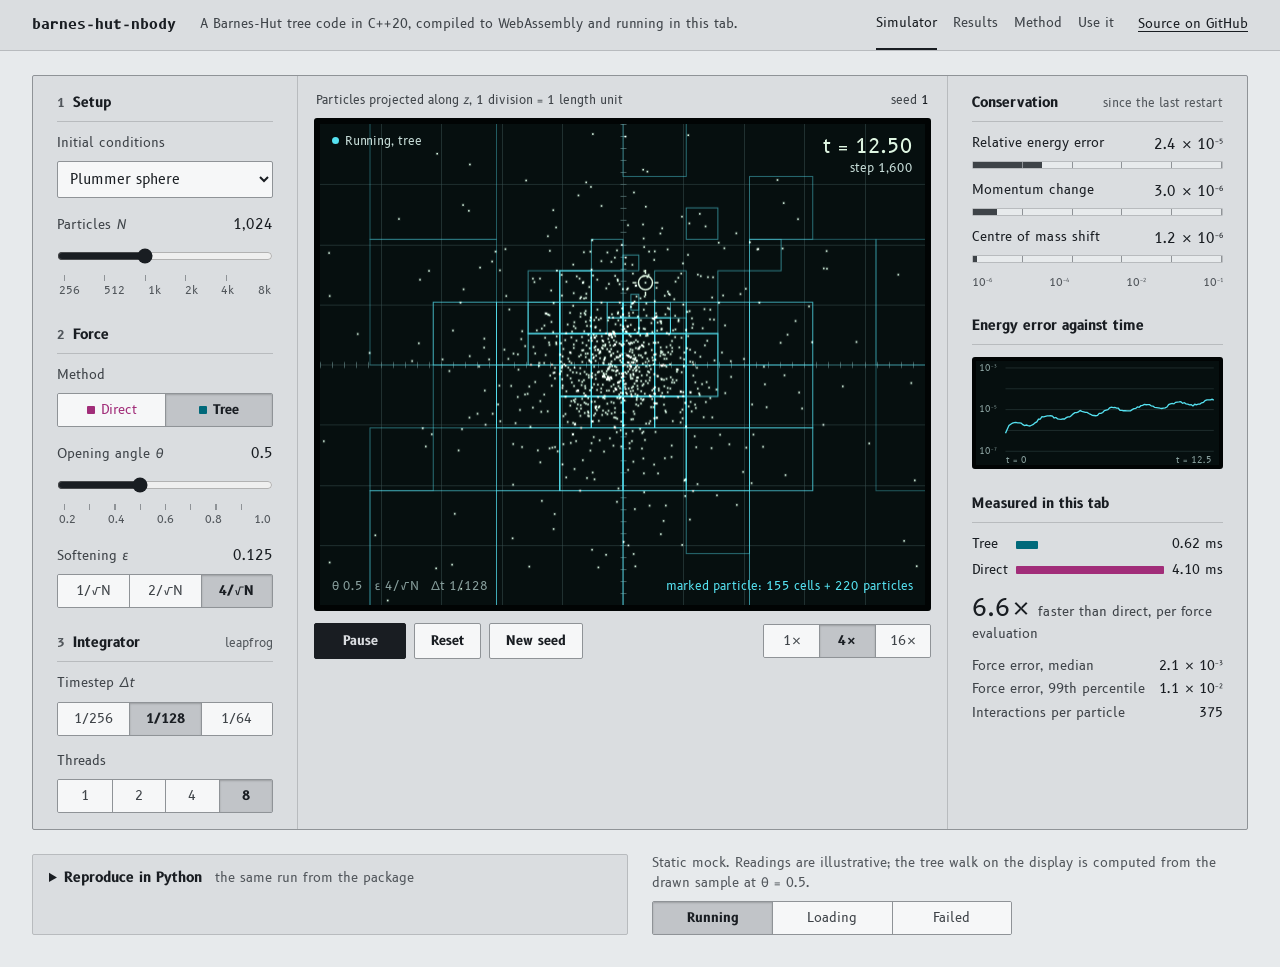
<file: docs/mock/index.html>
<!doctype html>
<html lang="en-GB">
<head>
<meta charset="utf-8">
<meta name="viewport" content="width=device-width, initial-scale=1">
<title>Barnes-Hut N-body, instrument mock</title>
<meta name="color-scheme" content="light dark">
<link rel="preconnect" href="https://fonts.googleapis.com">
<link rel="preconnect" href="https://fonts.gstatic.com" crossorigin>
<link rel="stylesheet" href="https://fonts.googleapis.com/css2?family=B612:wght@400;700&family=B612+Mono:wght@400;700&display=swap">
<style>
/* Static mock of the simulator's first screen as a bench instrument.
   B612 was drawn for cockpit displays; the live page self-hosts it in
   web/fonts/. Readings here are illustrative, apart from
   the tree walk, which is computed from the sample on load. */
:root {
  color-scheme: light dark;
  --font-text: "B612", "Segoe UI", system-ui, sans-serif;
  --font-mono: "B612 Mono", ui-monospace, Consolas, monospace;

  /* Panel: matt instrument grey, cool tint, follows the reader's scheme */
  --ground: light-dark(oklch(0.935 0.004 250), oklch(0.215 0.005 250));
  --panel: light-dark(oklch(0.895 0.005 250), oklch(0.258 0.006 250));
  --key: light-dark(oklch(0.975 0.002 250), oklch(0.325 0.007 250));
  --key-down: light-dark(oklch(0.82 0.006 250), oklch(0.2 0.006 250));
  --ink: light-dark(oklch(0.23 0.01 250), oklch(0.94 0.004 250));
  --ink-2: light-dark(oklch(0.38 0.01 250), oklch(0.8 0.006 250));
  --ink-3: light-dark(oklch(0.45 0.01 250), oklch(0.7 0.006 250));
  --rule: light-dark(oklch(0.79 0.006 250), oklch(0.36 0.007 250));
  --rule-strong: light-dark(oklch(0.66 0.008 250), oklch(0.47 0.008 250));

  /* Channel colours: one per force method, everywhere on the page */
  --tree-ink: light-dark(oklch(0.47 0.1 210), oklch(0.83 0.11 205));
  --direct-ink: light-dark(oklch(0.5 0.17 345), oklch(0.77 0.14 345));
  --bad: light-dark(oklch(0.5 0.17 28), oklch(0.75 0.14 28));

  /* Display: always dark, tinted toward P31 phosphor */
  --glass: oklch(0.16 0.014 195);
  --glass-edge: oklch(0.1 0.01 195);
  --grat: oklch(0.42 0.03 195 / 0.5);
  --grat-axis: oklch(0.55 0.035 195 / 0.75);
  --glass-ink: oklch(0.88 0.025 180);
  --glass-dim: oklch(0.68 0.025 190);
  --phosphor: oklch(0.95 0.035 150);
  --ch-tree: oklch(0.84 0.12 205);
  --ch-direct: oklch(0.76 0.16 345);

  --r: 2px;
  --sp-1: 4px; --sp-2: 8px; --sp-3: 12px; --sp-4: 16px; --sp-5: 24px; --sp-6: 32px;
  --gutter: 16px;
}
:root[data-theme="light"] { color-scheme: light; }
:root[data-theme="dark"] { color-scheme: dark; }

* { box-sizing: border-box; }
html { -webkit-text-size-adjust: 100%; }
body { margin: 0; background: var(--ground); color: var(--ink); font: 400 0.9375rem/1.5 var(--font-text); }
a { color: inherit; text-underline-offset: 3px; }
:focus-visible { outline: 2px solid var(--tree-ink); outline-offset: 2px; }
.num { font-variant-numeric: tabular-nums; }
.math { font-style: italic; }
.visually-hidden { position: absolute; width: 1px; height: 1px; overflow: hidden; clip-path: inset(50%); white-space: nowrap; }

/* Header: one line, so the page opens on the instrument */
.head { display: flex; align-items: center; gap: var(--sp-5); padding: 0 var(--sp-6); min-height: 48px; border-bottom: 1px solid var(--rule); background: var(--panel); }
.wordmark { font: 700 0.875rem var(--font-mono); text-decoration: none; white-space: nowrap; }
.tagline { color: var(--ink-2); font-size: 0.8125rem; margin: 0; flex: 1; min-width: 0; white-space: nowrap; overflow: hidden; text-overflow: ellipsis; }
.gh { font-size: 0.8125rem; white-space: nowrap; }
.head nav { display: flex; margin-left: auto; gap: var(--sp-4); font-size: 0.8125rem; }
.head nav a { text-decoration: none; color: var(--ink-2); padding-block: 14px; border-bottom: 2px solid transparent; }
.head nav a[aria-current] { color: var(--ink); border-bottom-color: var(--ink); }
.head nav a:hover { color: var(--ink); }

/* Instrument: panel, display, readings */
.instrument { display: grid; grid-template-columns: 264px minmax(0, 1fr) 300px; gap: 0; margin: var(--sp-5) var(--sp-6); background: var(--panel); border: 1px solid var(--rule-strong); border-radius: var(--r); }
.col { padding: var(--sp-4) var(--sp-5); min-width: 0; }
.col + .col { border-left: 1px solid var(--rule); }
.col-display { padding: var(--sp-4); }

.stage { margin: 0 0 var(--sp-5); }
.stage:last-child { margin-bottom: 0; }
.stage-head { display: flex; align-items: baseline; gap: var(--sp-2); margin: 0 0 var(--sp-3); padding-bottom: var(--sp-2); border-bottom: 1px solid var(--rule); }
.stage-head h2 { font-size: 0.875rem; font-weight: 700; margin: 0; }
.stage-head .idx { font: 700 0.75rem var(--font-mono); color: var(--ink-3); }
.stage-head .aside { margin-left: auto; font-size: 0.75rem; color: var(--ink-3); }

fieldset { border: 0; margin: 0; padding: 0; min-width: 0; }
.col-panel[disabled] { opacity: 0.55; }
.field { margin-bottom: var(--sp-4); }
.field:last-child { margin-bottom: 0; }
.field-row { display: flex; justify-content: space-between; align-items: baseline; gap: var(--sp-2); margin-bottom: var(--sp-2); font-size: 0.8125rem; color: var(--ink-2); }
.field-row output { font-variant-numeric: tabular-nums; color: var(--ink); font-size: 0.875rem; }

select { width: 100%; font: inherit; font-size: 0.875rem; color: var(--ink); background: var(--key); border: 1px solid var(--rule-strong); border-radius: var(--r); padding: 7px 8px; }

/* Keys: flat rocker rows, the pressed key sunk */
.keys { display: flex; border: 1px solid var(--rule-strong); border-radius: var(--r); overflow: hidden; }
.keys label { flex: 1; position: relative; }
.keys input { position: absolute; opacity: 0; inset: 0; margin: 0; cursor: pointer; }
.keys span { display: block; text-align: center; padding: 6px 4px; font: 400 0.8125rem var(--font-text); font-variant-numeric: tabular-nums; background: var(--key); color: var(--ink-2); min-height: 32px; line-height: 20px; }
.keys label + label span { border-left: 1px solid var(--rule-strong); }
.keys input:checked + span { background: var(--key-down); color: var(--ink); font-weight: 700; box-shadow: inset 0 1px 2px oklch(0 0 0 / 0.2); }
.keys input:focus-visible + span { outline: 2px solid var(--tree-ink); outline-offset: -2px; }
.keys input:hover:not(:checked) + span { color: var(--ink); }
.keys input:disabled + span { opacity: 0.5; }
.keys .ch-tree { color: var(--tree-ink); }
.keys .ch-direct { color: var(--direct-ink); }
.keys input:checked + .ch-tree, .keys input:checked + .ch-direct { color: inherit; }
.keys input:checked + span .sw { opacity: 1; }
.sw { display: inline-block; width: 8px; height: 8px; border-radius: 1px; margin-right: 6px; vertical-align: 0; }
.sw-tree { background: var(--tree-ink); }
.sw-direct { background: var(--direct-ink); }

/* Calibrated scale under a slider */
input[type="range"] { width: 100%; margin: 0; accent-color: var(--ink); height: 24px; }
.scale { display: flex; justify-content: space-between; font-size: 0.6875rem; font-variant-numeric: tabular-nums; color: var(--ink-3); padding: 0 2px; }
.scale-ticks { height: 6px; margin: 0 7px 2px; background: repeating-linear-gradient(to right, var(--rule-strong) 0 1px, transparent 1px var(--tick)); }

/* Display */
.bezel { display: flex; justify-content: space-between; align-items: baseline; gap: var(--sp-3); font-size: 0.75rem; color: var(--ink-2); padding: 0 2px var(--sp-2); }
.bezel b { color: var(--ink); font-weight: 400; }
.glass { position: relative; aspect-ratio: 5 / 4; background: var(--glass); border: 6px solid var(--glass-edge); border-radius: 3px; overflow: hidden; }
.glass canvas { position: absolute; inset: 0; width: 100%; height: 100%; display: block; }
.ro { position: absolute; font-size: 0.75rem; line-height: 1.35; font-variant-numeric: tabular-nums; color: var(--glass-ink); pointer-events: none; }
.ro-tl { top: 10px; left: 12px; }
.ro-tr { top: 10px; right: 12px; text-align: right; }
.ro-bl { bottom: 10px; left: 12px; color: var(--glass-dim); }
.ro-br { bottom: 10px; right: 12px; text-align: right; color: var(--glass-dim); }
.ro .t { font-size: 1.25rem; color: var(--phosphor); }
.ro .tree { color: var(--ch-tree); }
.live { display: inline-block; width: 7px; height: 7px; border-radius: 50%; background: var(--ch-tree); margin-right: 6px; vertical-align: 1px; }
.status { position: absolute; inset: 0; display: none; place-content: center; text-align: center; padding: var(--sp-6); font-size: 0.8125rem; line-height: 1.6; color: var(--glass-ink); }
.status > * { background: var(--glass); padding: 2px var(--sp-2); }
.status p { margin: 0 0 var(--sp-2); max-width: 46ch; }
.status .err { color: oklch(0.8 0.13 28); }
.status button { justify-self: center; }

.transport { display: flex; flex-wrap: wrap; align-items: center; gap: var(--sp-2); margin-top: var(--sp-3); }
.btn { font: 700 0.8125rem var(--font-text); color: var(--ink); background: var(--key); border: 1px solid var(--rule-strong); border-radius: var(--r); padding: 0 var(--sp-4); min-height: 36px; cursor: pointer; }
.btn:hover { border-color: var(--ink-3); }
.btn:active { background: var(--key-down); }
.btn-run { background: var(--ink); color: var(--panel); border-color: var(--ink); min-width: 92px; }
.btn-run:hover { border-color: var(--ink); opacity: 0.92; }
.btn:disabled { opacity: 0.5; cursor: not-allowed; }
.transport .keys { margin-left: auto; min-width: 168px; }
.transport .lbl { font-size: 0.75rem; color: var(--ink-3); }

/* Readings */
.meter { display: grid; grid-template-columns: 1fr auto; row-gap: 6px; margin-bottom: var(--sp-3); font-size: 0.8125rem; }
.meter b { font-weight: 400; font-size: 0.875rem; }
.track { grid-column: 1 / -1; position: relative; height: 8px; background: var(--ground); border: 1px solid var(--rule); border-radius: 1px; }
.track i { position: absolute; left: 0; top: 0; bottom: 0; background: var(--ink-2); }
.track::after { content: ""; position: absolute; inset: 0; background: repeating-linear-gradient(to right, transparent 0 calc(20% - 1px), var(--rule-strong) calc(20% - 1px) 20%); }
.decades { display: flex; justify-content: space-between; font-size: 0.6875rem; color: var(--ink-3); }

.trace { display: block; width: 100%; height: auto; background: var(--glass); border: 4px solid var(--glass-edge); border-radius: 3px; }
.trace text { font: 10px var(--font-text); fill: var(--glass-dim); }

.timing { display: grid; grid-template-columns: auto 1fr auto; gap: 6px var(--sp-2); align-items: center; font-size: 0.8125rem; }
.timing .bar { height: 8px; border-radius: 1px; }
.idle .col-read .ratio, .idle .col-read .num, .idle .col-read .bar, .idle .col-read .track i, .idle .trace path { visibility: hidden; }
.timing .bar-tree { background: var(--tree-ink); }
.timing .bar-direct { background: var(--direct-ink); }
.ratio { margin: var(--sp-3) 0 0; font-size: 0.8125rem; color: var(--ink-2); }
.ratio b { font: 400 1.5rem var(--font-text); font-variant-numeric: tabular-nums; color: var(--ink); margin-right: var(--sp-2); }
dl.pairs { display: grid; grid-template-columns: 1fr auto; gap: 4px var(--sp-3); margin: var(--sp-3) 0 0; font-size: 0.8125rem; }
dl.pairs dt { color: var(--ink-2); }
dl.pairs dd { margin: 0; font-variant-numeric: tabular-nums; text-align: right; }

/* Reproduce in Python: collapsed under the instrument */
.below { margin: 0 var(--sp-6) var(--sp-6); display: grid; grid-template-columns: minmax(0, 1fr) minmax(0, 1fr); gap: var(--sp-5); }
details { background: var(--panel); border: 1px solid var(--rule); border-radius: var(--r); }
summary { cursor: pointer; padding: var(--sp-3) var(--sp-4); font-weight: 700; font-size: 0.875rem; }
summary span { font-weight: 400; color: var(--ink-3); margin-left: var(--sp-2); font-size: 0.8125rem; }
pre { margin: 0; padding: var(--sp-3) var(--sp-4) var(--sp-4); font: 0.8125rem/1.6 var(--font-mono); overflow-x: auto; border-top: 1px solid var(--rule); }
.mocknote { font-size: 0.8125rem; color: var(--ink-3); align-self: start; }
.mocknote p { margin: 0 0 var(--sp-2); }
.mocknote .keys { max-width: 360px; }

@media (max-width: 1180px) {
  .instrument { grid-template-columns: 248px minmax(0, 1fr); }
  .col-read { grid-column: 1 / -1; border-left: 0; border-top: 1px solid var(--rule); display: grid; grid-template-columns: repeat(auto-fit, minmax(240px, 1fr)); gap: var(--sp-5); }
  .col-read .stage { margin: 0; }
}
@media (max-width: 760px) {
  .head { flex-wrap: wrap; padding: 0 var(--gutter); gap: 0 var(--sp-4); }
  .tagline, .gh { display: none; }
  .head nav { width: 100%; justify-content: space-between; }
  .instrument { grid-template-columns: minmax(0, 1fr); margin: var(--sp-3) var(--gutter); }
  .col-display { order: -1; padding: var(--sp-3); }
  .col + .col { border-left: 0; border-top: 1px solid var(--rule); }
  .col { padding: var(--sp-4); }
  .transport .keys { margin-left: 0; flex: 1; }
  .ro-bl, .ro-br { display: none; }
  .below { grid-template-columns: minmax(0, 1fr); margin: 0 var(--gutter) var(--sp-5); }
}
</style>
</head>
<body>

<header class="head">
  <a class="wordmark" href="#">barnes-hut-nbody</a>
  <p class="tagline">A Barnes-Hut tree code in C++20, compiled to WebAssembly and running in this tab.</p>
  <nav aria-label="Sections">
    <a href="#" aria-current="page">Simulator</a>
    <a href="#">Results</a>
    <a href="#">Method</a>
    <a href="#">Use it</a>
  </nav>
  <a href="#" class="gh">Source on GitHub</a>
</header>

<main>
<section class="instrument" aria-label="Simulator">

  <fieldset class="col col-panel" id="controls">
    <legend class="visually-hidden">Simulation controls</legend>

    <div class="stage">
      <div class="stage-head"><span class="idx">1</span><h2>Setup</h2></div>
      <div class="field">
        <div class="field-row"><label for="setup">Initial conditions</label></div>
        <select id="setup">
          <option>Plummer sphere</option>
          <option>Cold collapse</option>
          <option>Kepler binary</option>
        </select>
      </div>
      <div class="field">
        <div class="field-row"><label for="nIdx">Particles <span class="math">N</span></label><output for="nIdx" id="nOut">1,024</output></div>
        <input type="range" id="nIdx" min="0" max="5" step="1" value="2">
        <div class="scale-ticks" style="--tick: 20%" aria-hidden="true"></div>
        <div class="scale" aria-hidden="true"><span>256</span><span>512</span><span>1k</span><span>2k</span><span>4k</span><span>8k</span></div>
      </div>
    </div>

    <div class="stage">
      <div class="stage-head"><span class="idx">2</span><h2>Force</h2></div>
      <div class="field">
        <div class="field-row"><span id="methodLabel">Method</span></div>
        <div class="keys" role="radiogroup" aria-labelledby="methodLabel">
          <label><input type="radio" name="method" value="direct"><span class="ch-direct"><i class="sw sw-direct"></i>Direct</span></label>
          <label><input type="radio" name="method" value="tree" checked><span class="ch-tree"><i class="sw sw-tree"></i>Tree</span></label>
        </div>
      </div>
      <div class="field">
        <div class="field-row"><label for="theta">Opening angle <span class="math">θ</span></label><output for="theta" id="thetaOut">0.5</output></div>
        <input type="range" id="theta" min="0.2" max="1" step="0.1" value="0.5">
        <div class="scale-ticks" style="--tick: 12.5%" aria-hidden="true"></div>
        <div class="scale" aria-hidden="true"><span>0.2</span><span>0.4</span><span>0.6</span><span>0.8</span><span>1.0</span></div>
      </div>
      <div class="field">
        <div class="field-row"><span id="epsLabel">Softening <span class="math">ε</span></span><output class="num">0.125</output></div>
        <div class="keys" role="radiogroup" aria-labelledby="epsLabel">
          <label><input type="radio" name="eps"><span>1/√N</span></label>
          <label><input type="radio" name="eps"><span>2/√N</span></label>
          <label><input type="radio" name="eps" checked><span>4/√N</span></label>
        </div>
      </div>
    </div>

    <div class="stage">
      <div class="stage-head"><span class="idx">3</span><h2>Integrator</h2><span class="aside">leapfrog</span></div>
      <div class="field">
        <div class="field-row"><span id="dtLabel">Timestep <span class="math">Δt</span></span></div>
        <div class="keys" role="radiogroup" aria-labelledby="dtLabel">
          <label><input type="radio" name="dt"><span>1/256</span></label>
          <label><input type="radio" name="dt" checked><span>1/128</span></label>
          <label><input type="radio" name="dt"><span>1/64</span></label>
        </div>
      </div>
      <div class="field">
        <div class="field-row"><span id="thrLabel">Threads</span></div>
        <div class="keys" role="radiogroup" aria-labelledby="thrLabel">
          <label><input type="radio" name="thr"><span>1</span></label>
          <label><input type="radio" name="thr"><span>2</span></label>
          <label><input type="radio" name="thr"><span>4</span></label>
          <label><input type="radio" name="thr" checked><span>8</span></label>
        </div>
      </div>
    </div>
  </fieldset>

  <div class="col col-display">
    <div class="bezel">
      <span>Particles projected along <span class="math">z</span>, 1 division = 1 length unit</span>
      <span>seed <b class="num">1</b></span>
    </div>
    <figure class="glass" style="margin: 0">
      <canvas id="screen" role="img" aria-label="A Plummer sphere of 1,024 particles on a ruled grid. One particle is marked, with the tree cells its force is summed from outlined in the tree colour."></canvas>
      <div class="ro ro-tl" id="roTl"><span class="live"></span>Running, tree</div>
      <div class="ro ro-tr" id="roTr"><span class="t">t = 12.50</span><br>step 1,600</div>
      <div class="ro ro-bl" id="roBl">θ 0.5 &nbsp; ε 4/√N &nbsp; Δt 1/128</div>
      <div class="ro ro-br" id="roBr"><span class="tree" id="walkNote"></span></div>
      <div class="status" id="stLoading" role="status"><p>Loading the WebAssembly module. The controls unlock when it is ready.</p></div>
      <div class="status" id="stFailed" role="alert">
        <p class="err">The simulation module did not load.</p>
        <p>The browser blocked WebAssembly or the file did not arrive. Reload to try again; the Python package runs the same code.</p>
        <button class="btn" type="button">Reload</button>
      </div>
    </figure>
    <fieldset class="transport" id="transport">
      <legend class="visually-hidden">Run</legend>
      <button class="btn btn-run" type="button">Pause</button>
      <button class="btn" type="button">Reset</button>
      <button class="btn" type="button">New seed</button>
      <div class="keys" role="radiogroup" aria-label="Steps per frame">
        <label><input type="radio" name="speed"><span>1×</span></label>
        <label><input type="radio" name="speed" checked><span>4×</span></label>
        <label><input type="radio" name="speed"><span>16×</span></label>
      </div>
    </fieldset>
  </div>

  <div class="col col-read">
    <div class="stage">
      <div class="stage-head"><h2>Conservation</h2><span class="aside">since the last restart</span></div>
      <div class="meter"><span>Relative energy error</span><b class="num">2.4 × 10⁻⁵</b><span class="track"><i style="width: 27.6%"></i></span></div>
      <div class="meter"><span>Momentum change</span><b class="num">3.0 × 10⁻⁶</b><span class="track"><i style="width: 9.5%"></i></span></div>
      <div class="meter"><span>Centre of mass shift</span><b class="num">1.2 × 10⁻⁶</b><span class="track"><i style="width: 1.6%"></i></span></div>
      <div class="decades" aria-hidden="true"><span>10⁻⁶</span><span>10⁻⁴</span><span>10⁻²</span><span>10⁻¹</span></div>
    </div>

    <div class="stage">
      <div class="stage-head"><h2>Energy error against time</h2></div>
      <svg class="trace" id="trace" viewBox="0 0 280 120" role="img" aria-label="Relative energy error rising from about 10 to the minus 6 to 2.4 times 10 to the minus 5 over the run."></svg>
    </div>

    <div class="stage">
      <div class="stage-head"><h2>Measured in this tab</h2></div>
      <div class="timing">
        <span>Tree</span><span class="bar bar-tree" style="width: 15%"></span><span class="num">0.62 ms</span>
        <span>Direct</span><span class="bar bar-direct" style="width: 100%"></span><span class="num">4.10 ms</span>
      </div>
      <p class="ratio"><b class="num">6.6×</b>faster than direct, per force evaluation</p>
      <dl class="pairs">
        <dt>Force error, median</dt><dd class="num">2.1 × 10⁻³</dd>
        <dt>Force error, 99th percentile</dt><dd class="num">1.1 × 10⁻²</dd>
        <dt>Interactions per particle</dt><dd class="num" id="interOut">…</dd>
      </dl>
    </div>
  </div>
</section>

<div class="below">
  <details>
    <summary>Reproduce in Python <span>the same run from the package</span></summary>
<pre>import numpy as np
import barnes_hut as bh

# same seed; the starting particles can differ from this tab by platform
positions, velocities, masses = bh.plummer_sphere(1024, seed=1)
simulation = bh.Simulation(
    positions, velocities, masses,
    dt=1 / 128, softening=4 / np.sqrt(1024),
    method="tree", theta=0.5, threads=1,
)</pre>
  </details>
  <div class="mocknote">
    <p>Static mock. Readings are illustrative; the tree walk on the display is computed from the drawn sample at θ = 0.5.</p>
    <div class="keys" role="radiogroup" aria-label="Mock state">
      <label><input type="radio" name="mockstate" value="running" checked><span>Running</span></label>
      <label><input type="radio" name="mockstate" value="loading"><span>Loading</span></label>
      <label><input type="radio" name="mockstate" value="failed"><span>Failed</span></label>
    </div>
  </div>
</div>
</main>

<script>
(() => {
  const PARTICLE_COUNT = 1024;
  const THETA = 0.5;
  const MAX_TREE_DEPTH = 24;
  const DIVISIONS_X = 10;
  const DIVISIONS_Y = 8;
  const MINOR_PER_DIVISION = 5;
  const PLUMMER_RADIUS_CUTOFF = 12;

  const params = new URLSearchParams(location.search);
  const theme = params.get("theme");
  if (theme === "light" || theme === "dark") document.documentElement.dataset.theme = theme;

  // Mulberry32: a seeded generator, so every load draws the same sample
  function seededRandom(seed) {
    let a = seed >>> 0;
    return () => {
      a = (a + 0x6d2b79f5) >>> 0;
      let t = Math.imul(a ^ (a >>> 15), 1 | a);
      t = (t + Math.imul(t ^ (t >>> 7), 61 | t)) ^ t;
      return ((t ^ (t >>> 14)) >>> 0) / 4294967296;
    };
  }

  // Plummer sphere with scale radius 1, by inverting its cumulative mass
  function plummerSample(count, random) {
    const points = [];
    while (points.length < count) {
      const m = random();
      if (m <= 0) continue;
      const r = 1 / Math.sqrt(Math.pow(m, -2 / 3) - 1);
      if (!(r < PLUMMER_RADIUS_CUTOFF)) continue;
      const z = 2 * random() - 1;
      const phi = 2 * Math.PI * random();
      const s = Math.sqrt(1 - z * z);
      points.push([r * s * Math.cos(phi), r * s * Math.sin(phi), r * z]);
    }
    return points;
  }

  function buildOctree(points) {
    let half = 0;
    for (const p of points) half = Math.max(half, Math.abs(p[0]), Math.abs(p[1]), Math.abs(p[2]));
    const root = { c: [0, 0, 0], h: half * 1.001, idx: [...points.keys()], kids: null, depth: 0 };
    const stack = [root];
    while (stack.length) {
      const cell = stack.pop();
      const com = [0, 0, 0];
      for (const i of cell.idx) for (let k = 0; k < 3; k++) com[k] += points[i][k];
      for (let k = 0; k < 3; k++) com[k] /= cell.idx.length;
      cell.com = com;
      if (cell.idx.length <= 1 || cell.depth >= MAX_TREE_DEPTH) continue;
      const buckets = Array.from({ length: 8 }, () => []);
      for (const i of cell.idx) {
        const p = points[i];
        const o = (p[0] > cell.c[0] ? 1 : 0) | (p[1] > cell.c[1] ? 2 : 0) | (p[2] > cell.c[2] ? 4 : 0);
        buckets[o].push(i);
      }
      const h = cell.h / 2;
      cell.kids = [];
      buckets.forEach((idx, o) => {
        if (!idx.length) return;
        const c = [cell.c[0] + (o & 1 ? h : -h), cell.c[1] + (o & 2 ? h : -h), cell.c[2] + (o & 4 ? h : -h)];
        const kid = { c, h, idx, kids: null, depth: cell.depth + 1 };
        cell.kids.push(kid);
        stack.push(kid);
      });
    }
    return root;
  }

  // Opening criterion: accept a cell when its width over distance is below theta
  function treeWalk(root, points, target) {
    const accepted = [];
    let particles = 0;
    const p = points[target];
    const stack = [root];
    while (stack.length) {
      const cell = stack.pop();
      if (cell.idx.length === 1) {
        if (cell.idx[0] !== target) particles++;
        continue;
      }
      const d = Math.hypot(cell.com[0] - p[0], cell.com[1] - p[1], cell.com[2] - p[2]);
      const contains = Math.abs(p[0] - cell.c[0]) <= cell.h && Math.abs(p[1] - cell.c[1]) <= cell.h && Math.abs(p[2] - cell.c[2]) <= cell.h;
      if (!contains && (2 * cell.h) / d < THETA) { accepted.push(cell); continue; }
      if (cell.kids) stack.push(...cell.kids);
      else particles += cell.idx.length - (contains ? 1 : 0);
    }
    return { accepted, particles };
  }

  const css = (name) => getComputedStyle(document.documentElement).getPropertyValue(name).trim();
  const points = plummerSample(PARTICLE_COUNT, seededRandom(1));
  const root = buildOctree(points);
  let target = 0;
  let best = Infinity;
  points.forEach((p, i) => {
    const score = Math.abs(Math.hypot(p[0], p[1]) - 1.4) + Math.abs(p[2]) * 0.5;
    if (score < best) { best = score; target = i; }
  });
  const walk = treeWalk(root, points, target);
  const interactions = walk.accepted.length + walk.particles;
  document.getElementById("interOut").textContent = interactions.toLocaleString("en-GB");
  document.getElementById("walkNote").textContent =
    `marked particle: ${walk.accepted.length} cells + ${walk.particles} particles`;

  const canvas = document.getElementById("screen");
  function draw(state) {
    const dpr = Math.min(window.devicePixelRatio || 1, 2);
    const w = canvas.clientWidth, h = canvas.clientHeight;
    canvas.width = Math.round(w * dpr);
    canvas.height = Math.round(h * dpr);
    const g = canvas.getContext("2d");
    g.setTransform(dpr, 0, 0, dpr, 0, 0);
    g.fillStyle = css("--glass");
    g.fillRect(0, 0, w, h);

    const dx = w / DIVISIONS_X, dy = h / DIVISIONS_Y;
    g.lineWidth = 1;
    g.strokeStyle = css("--grat");
    g.beginPath();
    for (let i = 1; i < DIVISIONS_X; i++) { g.moveTo(Math.round(i * dx) + 0.5, 0); g.lineTo(Math.round(i * dx) + 0.5, h); }
    for (let j = 1; j < DIVISIONS_Y; j++) { g.moveTo(0, Math.round(j * dy) + 0.5); g.lineTo(w, Math.round(j * dy) + 0.5); }
    g.stroke();
    g.strokeStyle = css("--grat-axis");
    g.beginPath();
    const cx = Math.round(w / 2) + 0.5, cy = Math.round(h / 2) + 0.5;
    for (let i = 0; i <= DIVISIONS_X * MINOR_PER_DIVISION; i++) { const x = Math.round(i * dx / MINOR_PER_DIVISION) + 0.5; g.moveTo(x, cy - 3); g.lineTo(x, cy + 3); }
    for (let j = 0; j <= DIVISIONS_Y * MINOR_PER_DIVISION; j++) { const y = Math.round(j * dy / MINOR_PER_DIVISION) + 0.5; g.moveTo(cx - 3, y); g.lineTo(cx + 3, y); }
    g.stroke();
    if (state !== "running") return;

    const toX = (x) => w / 2 + x * dx;
    const toY = (y) => h / 2 - y * dy;

    g.strokeStyle = css("--ch-tree");
    g.lineWidth = 1;
    for (const cell of walk.accepted) {
      g.globalAlpha = 0.22 + 0.4 * Math.exp(-cell.h);
      g.strokeRect(toX(cell.c[0] - cell.h) + 0.5, toY(cell.c[1] + cell.h) + 0.5, 2 * cell.h * dx, 2 * cell.h * dy);
    }
    g.globalAlpha = 1;

    g.globalCompositeOperation = "lighter";
    g.fillStyle = css("--phosphor");
    for (const [size, alpha] of [[3.4, 0.08], [1.6, 0.85]]) {
      g.globalAlpha = alpha;
      for (const p of points) g.fillRect(toX(p[0]) - size / 2, toY(p[1]) - size / 2, size, size);
    }
    g.globalCompositeOperation = "source-over";
    g.globalAlpha = 1;

    const mx = toX(points[target][0]), my = toY(points[target][1]);
    g.strokeStyle = css("--phosphor");
    g.lineWidth = 1.5;
    g.beginPath();
    g.arc(mx, my, 7, 0, 2 * Math.PI);
    g.moveTo(mx - 13, my); g.lineTo(mx - 9, my);
    g.moveTo(mx + 9, my); g.lineTo(mx + 13, my);
    g.moveTo(mx, my - 13); g.lineTo(mx, my - 9);
    g.moveTo(mx, my + 9); g.lineTo(mx, my + 13);
    g.stroke();
  }

  const SUPERSCRIPT_DIGITS = "⁰¹²³⁴⁵⁶⁷⁸⁹";
  const superscript = (n) => (n < 0 ? "⁻" : "") + String(Math.abs(n)).split("").map((c) => SUPERSCRIPT_DIGITS[+c]).join("");

  function drawTrace() {
    const svg = document.getElementById("trace");
    const random = seededRandom(7);
    const W = 280, H = 120, left = 34, bottom = 16, top = 8;
    const yOf = (log10) => top + (-3 - log10) / 4 * (H - top - bottom);
    let parts = "";
    for (let e = -7; e <= -3; e++) {
      const y = yOf(e).toFixed(1);
      parts += `<line x1="${left}" x2="${W - 6}" y1="${y}" y2="${y}" style="stroke: var(--grat)"/>`;
      if (Math.abs(e) % 2 === 1) parts += `<text x="4" y="${(+y + 3).toFixed(1)}">10${superscript(e)}</text>`;
    }
    let d = "";
    const steps = 120;
    for (let i = 0; i <= steps; i++) {
      const f = i / steps;
      const value = -6.1 + 1.48 * Math.sqrt(f) + 0.18 * Math.sin(f * 40) * (1 - f * 0.5) + 0.08 * (random() - 0.5);
      d += `${i ? "L" : "M"}${(left + f * (W - left - 6)).toFixed(1)} ${yOf(value).toFixed(1)}`;
    }
    parts += `<path d="${d}" style="fill: none; stroke: var(--ch-tree); stroke-width: 1.5"/>`;
    parts += `<text x="${left}" y="${H - 3}">t = 0</text><text x="${W - 50}" y="${H - 3}">t = 12.5</text>`;
    svg.innerHTML = parts;
  }

  const controls = document.getElementById("controls");
  const instrument = document.querySelector(".instrument");
  const transport = document.getElementById("transport");
  const overlays = { loading: document.getElementById("stLoading"), failed: document.getElementById("stFailed") };
  const readouts = ["roTl", "roTr", "roBl", "roBr"].map((id) => document.getElementById(id));
  let current = "running";
  function setState(state) {
    current = state;
    for (const [name, el] of Object.entries(overlays)) el.style.display = name === state ? "grid" : "none";
    for (const el of readouts) el.style.display = state === "running" ? "" : "none";
    controls.disabled = state !== "running";
    instrument.classList.toggle("idle", state !== "running");
    transport.disabled = state !== "running";
    draw(state);
  }
  document.querySelectorAll('input[name="mockstate"]').forEach((input) => {
    input.addEventListener("change", () => setState(input.value));
  });
  const requested = params.get("state");
  const initial = requested === "loading" || requested === "failed" ? requested : "running";
  document.querySelector(`input[name="mockstate"][value="${initial}"]`).checked = true;
  drawTrace();
  setState(initial);
  new ResizeObserver(() => draw(current)).observe(canvas);
  matchMedia("(prefers-color-scheme: dark)").addEventListener("change", () => draw(current));
})();
</script>
</body>
</html>
</file>
